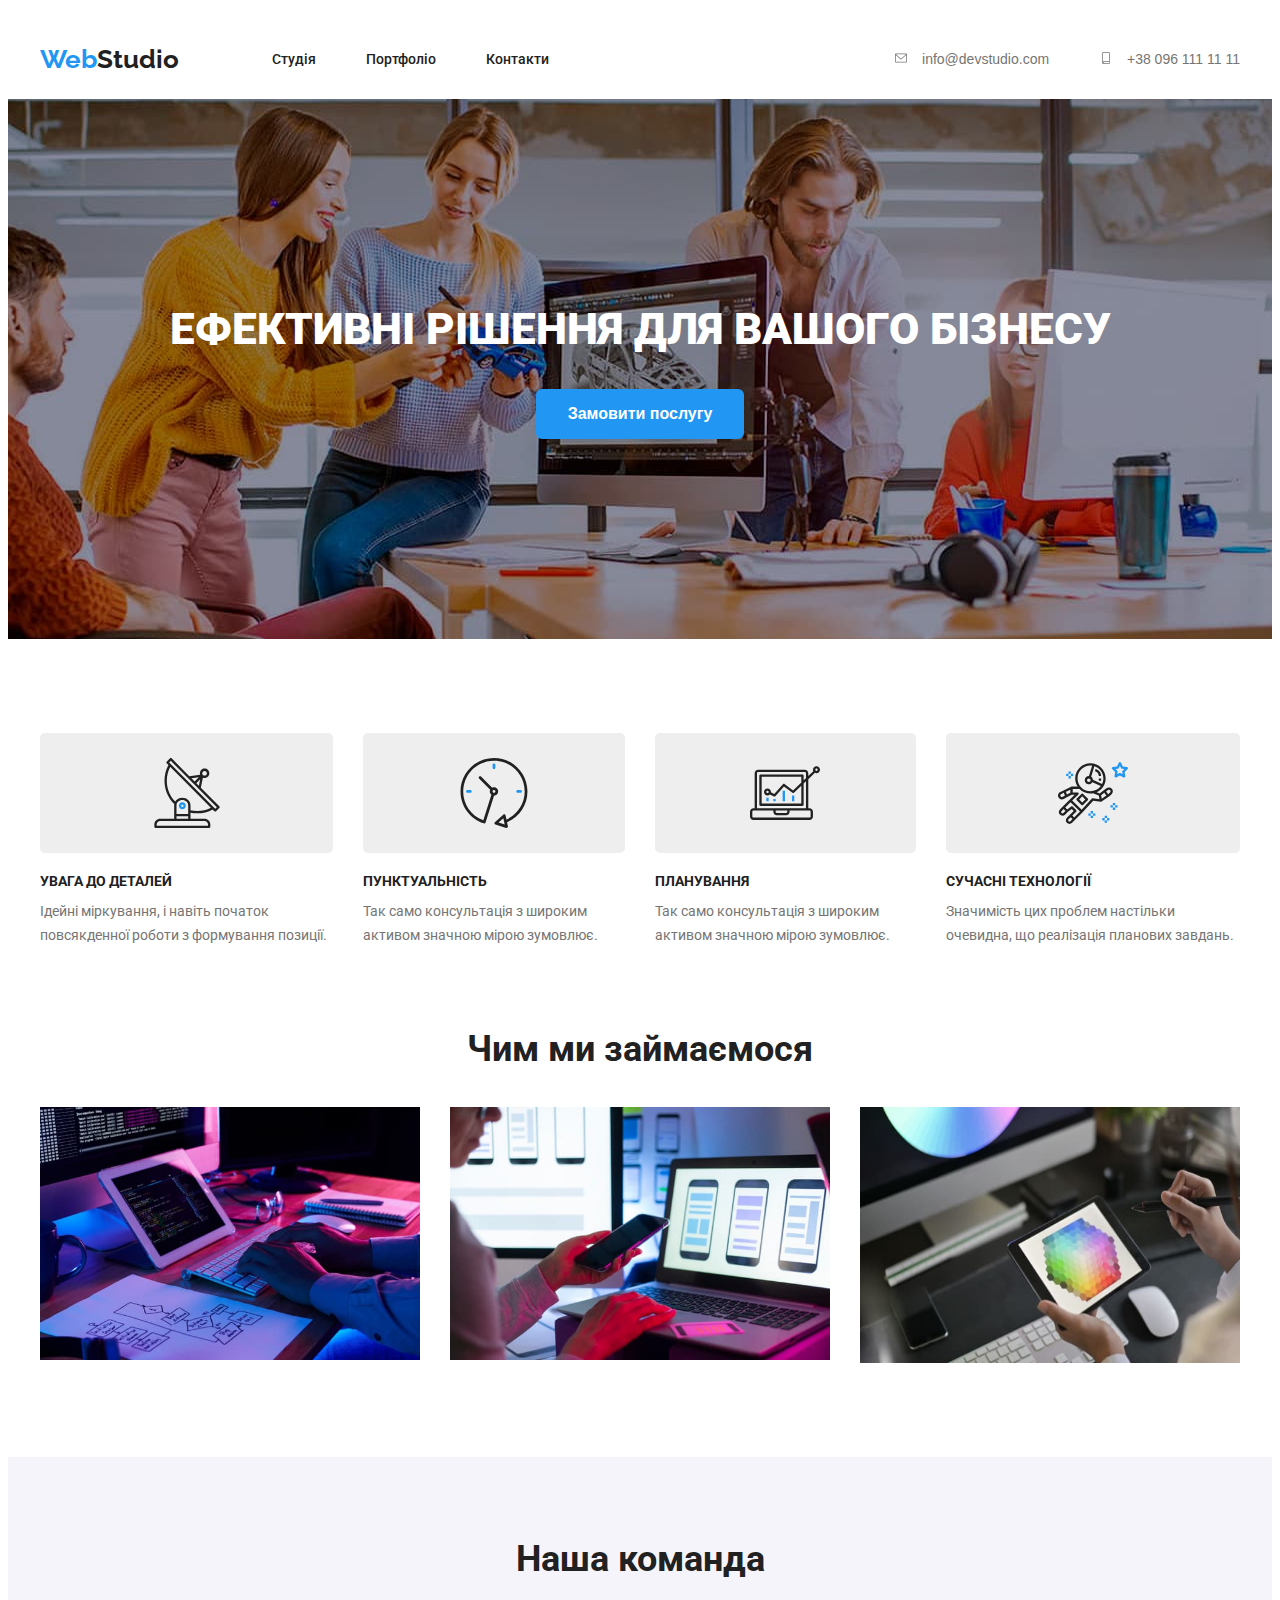
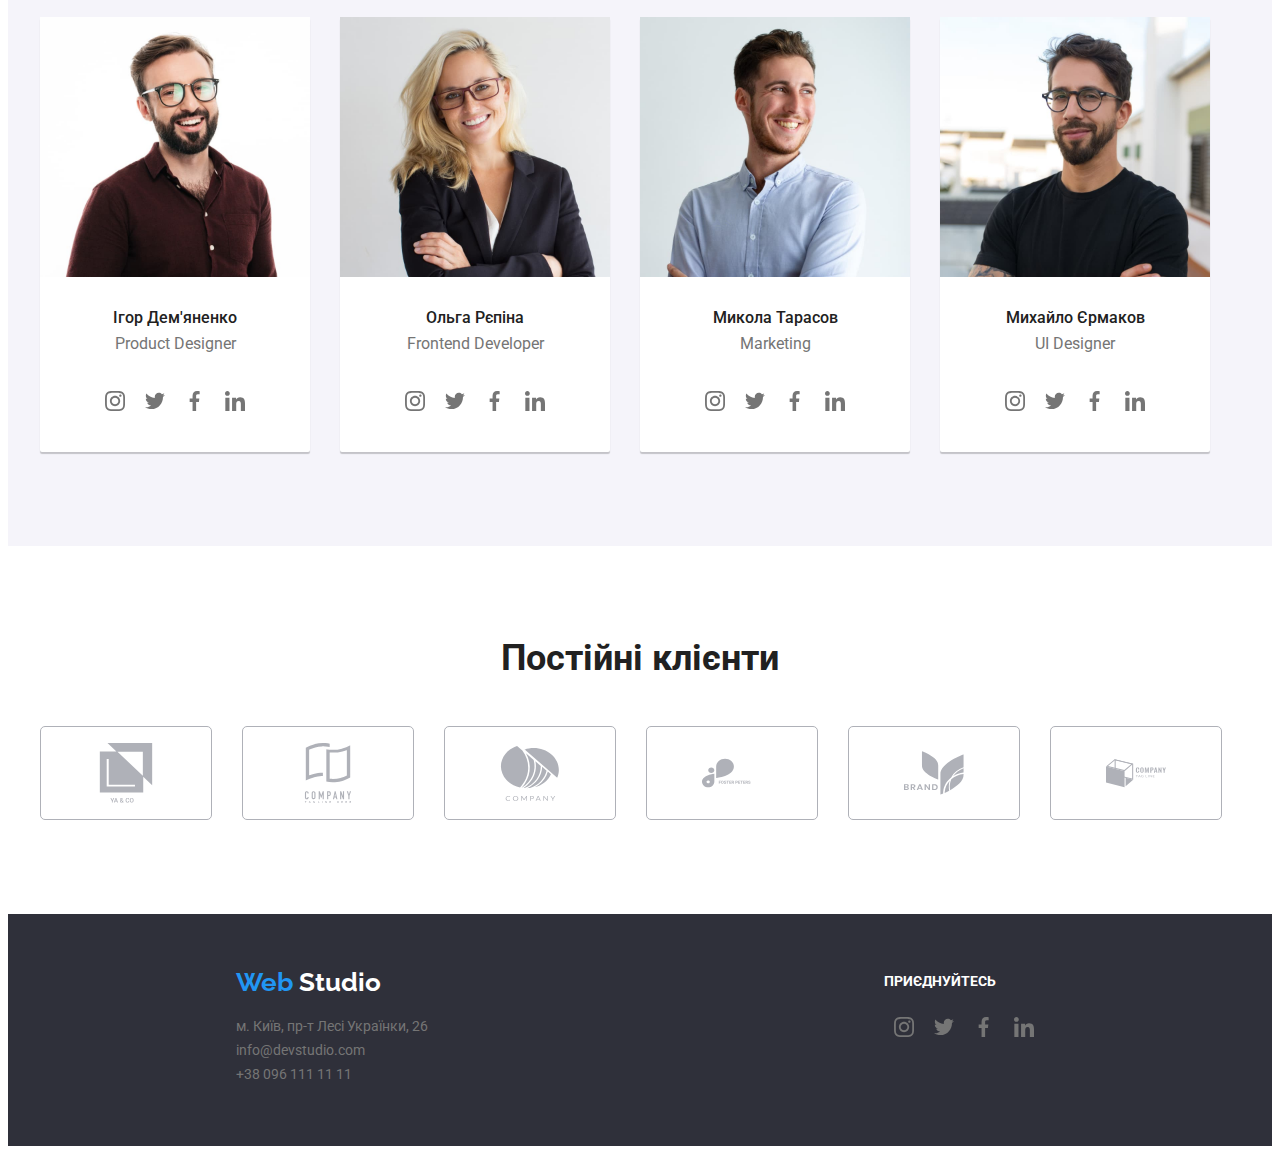
<file: index.html>
<!DOCTYPE html>
<html lang="en">
  <head>
    <meta charset="UTF-8" />
    <meta name="viewport" content="width=device-width, initial-scale=1.0" />
    <link
      href="https://fonts.googleapis.com/css2?family=Raleway:wght@700&family=Roboto:wght@400;500;700&display=swap"
      rel="stylesheet"
    />
    <link rel="stylesheet" href="./css/styles.css" />
    <title>Document</title>
  </head>
  <body>
    <header class="section-header">
      <div class="container-header">
        <nav class="container-menu">
          <a href="./index.html" class="logo">Web<span>Studio</span></a>
          <ul class="site-nav">
            <li class="site-nav__item">
              <a class="site-nav__link" href="./index.html">Студія</a>
            </li>
            <li class="site-nav__item">
              <a class="site-nav__link" href="./portfolio.html">Портфоліо</a>
            </li>
            <li class="site-nav__item">
              <a class="site-nav__link" href="#">Контакти</a>
            </li>
          </ul>
        </nav>
        <ul class="button-list">
          <li class="button-item">
            <button type="button" class="button-header">
              <svg class="button-icon">
                <use href="./images/icons.svg#icon-mail"></use>
              </svg>
              info@devstudio.com
            </button>
          </li>
          <li class="button-item">
            <button type="button" class="button-header">
              <svg class="button-icon">
                <use href="./images/icons.svg#icon-smartphone"></use>
              </svg>
              +38 096 111 11 11
            </button>
          </li>
        </ul>
      </div>
    </header>
    <main>
      <section class="section-hero">
        <div class="hero-container">
          <h1 class="section-hero__title">
            Ефективні рішення для вашого бізнесу
          </h1>
          <button class="section-hero__btn" type="button">
            Замовити послугу
          </button>
        </div>
      </section>
      <section class="section-features">
        <div class="section-features__container">
          <ul class="section-features__list">
            <li class="section-features__item">
              <a href="#" class="section-features--link">
                <svg class="section-features--icon" width="70px">
                  <use href="./images/icons.svg#icon-antenna"></use>
                </svg>
              </a>
              <h3 class="section-features__name">УВАГА ДО ДЕТАЛЕЙ</h3>
              <p class="section-features__text">
                Ідейні міркування, і навіть початок повсякденної роботи з
                формування позиції.
              </p>
            </li>
            <li class="section-features__item">
              <a href="#" class="section-features--link">
                <svg class="section-features--icon" width="70px">
                  <use href="./images/icons.svg#icon-clock"></use>
                </svg>
              </a>
              <h3 class="section-features__name">ПУНКТУАЛЬНІСТЬ</h3>
              <p class="section-features__text">
                Так само консультація з широким активом значною мірою зумовлює.
              </p>
            </li>
            <li class="section-features__item">
              <a href="#" class="section-features--link">
                <svg class="section-features--icon" width="70px">
                  <use href="./images/icons.svg#icon-diagram"></use>
                </svg>
              </a>
              <h3 class="section-features__name">ПЛАНУВАННЯ</h3>
              <p class="section-features__text">
                Так само консультація з широким активом значною мірою зумовлює.
              </p>
            </li>
            <li class="section-features__item">
              <a href="#" class="section-features--link">
                <svg class="section-features--icon" width="70px">
                  <use href="./images/icons.svg#icon-astronaut"></use>
                </svg>
              </a>

              <h3 class="section-features__name">СУЧАСНІ ТЕХНОЛОГІЇ</h3>
              <p class="section-features__text">
                Значимість цих проблем настільки очевидна, що реалізація
                планових завдань.
              </p>
            </li>
          </ul>
        </div>
      </section>
      <section class="section-work">
        <div class="section-work__container">
          <h2 class="section-work__title">Чим ми займаємося</h2>
          <ul class="section-work__list">
            <li class="section-work__item">
              <img src="./images/фото1.jpg" alt="photo" width="100%" />
            </li>
            <li class="section-work__item">
              <img src="./images/фото2.jpg" alt="photo" width="100%" />
            </li>
            <li class="section-work__item">
              <img
                src="./images/фото3.jpg"
                alt="photo"
                width="100%"
                height="100%"
              />
            </li>
          </ul>
        </div>
      </section>
      <section class="section-team">
        <div class="team-container">
          <h2 class="section-team__title">Наша команда</h2>
          <ul class="section-team__list">
            <li class="section-team__item">
              <img src="./images/Ігор.jpg" alt="photo" width="270px" />
              <p class="section-team__name">Ігор Дем'яненко</p>
              <p class="section-team__profession">Product Designer</p>
              <ul class="networks-list">
                <li class="networks-item">
                  <a href="https://www.instagram.com/" class="networks-link">
                    <svg class="networks-icon">
                      <use href="./images/icons.svg#icon-instagram"></use>
                    </svg>
                  </a>
                </li>
                <li class="networks-item">
                  <a href="https://x.com/" class="networks-link">
                    <svg class="networks-icon">
                      <use href="./images/icons.svg#icon-twitter"></use>
                    </svg>
                  </a>
                </li>
                <li class="networks-item">
                  <a
                    href="https://www.facebook.com/login/?locale=uk_UA"
                    class="networks-link"
                  >
                    <svg class="networks-icon">
                      <use href="./images/icons.svg#icon-facebook"></use>
                    </svg>
                  </a>
                </li>
                <li class="networks-item">
                  <a href="https://ua.linkedin.com/" class="networks-link">
                    <svg class="networks-icon">
                      <use href="./images/icons.svg#icon-linkedin"></use>
                    </svg>
                  </a>
                </li>
              </ul>
            </li>
            <li class="section-team__item">
              <img src="./images/Ольга.jpg" alt="photo" width="270px" />
              <p class="section-team__name">Ольга Рєпіна</p>
              <p class="section-team__profession">Frontend Developer</p>
              <ul class="networks-list">
                <li class="networks-item">
                  <a href="https://www.instagram.com/" class="networks-link">
                    <svg class="networks-icon">
                      <use
                        href="./images/icons.svg#icon-instagram"
                        xlink:href="./images/icons.svg#icon-instagram"
                      ></use>
                    </svg>
                  </a>
                </li>
                <li class="networks-item">
                  <a href="https://x.com/" class="networks-link">
                    <svg class="networks-icon">
                      <use
                        href="./images/icons.svg#icon-twitter"
                        xlink:href="./images/icons.svg#icon-twitter"
                      ></use>
                    </svg>
                  </a>
                </li>
                <li class="networks-item">
                  <a
                    href="https://www.facebook.com/login/?locale=uk_UA"
                    class="networks-link"
                  >
                    <svg class="networks-icon">
                      <use
                        href="./images/icons.svg#icon-facebook"
                        xlink:href="./images/icons.svg#icon-facebook"
                      ></use>
                    </svg>
                  </a>
                </li>
                <li class="networks-item">
                  <a href="https://ua.linkedin.com/" class="networks-link">
                    <svg class="networks-icon">
                      <use
                        href="./images/icons.svg#icon-linkedin"
                        xlink:href="./images/icons.svg#icon-linkedin"
                      ></use>
                    </svg>
                  </a>
                </li>
              </ul>
            </li>
            <li class="section-team__item">
              <img src="./images/Микола.jpg" alt="photo" width="270px" />
              <p class="section-team__name">Микола Тарасов</p>
              <p class="section-team__profession">Marketing</p>
              <ul class="networks-list">
                <li class="networks-item">
                  <a href="https://www.instagram.com/" class="networks-link">
                    <svg class="networks-icon">
                      <use
                        href="./images/icons.svg#icon-instagram"
                        xlink:href="./images/icons.svg#icon-instagram"
                      ></use>
                    </svg>
                  </a>
                </li>
                <li class="networks-item">
                  <a href="https://x.com/" class="networks-link">
                    <svg class="networks-icon">
                      <use
                        href="./images/icons.svg#icon-twitter"
                        xlink:href="./images/icons.svg#icon-twitter"
                      ></use>
                    </svg>
                  </a>
                </li>
                <li class="networks-item">
                  <a
                    href="https://www.facebook.com/login/?locale=uk_UA"
                    class="networks-link"
                  >
                    <svg class="networks-icon">
                      <use
                        href="./images/icons.svg#icon-facebook"
                        xlink:href="./images/icons.svg#icon-facebook"
                      ></use>
                    </svg>
                  </a>
                </li>
                <li class="networks-item">
                  <a href="https://ua.linkedin.com/" class="networks-link">
                    <svg class="networks-icon">
                      <use
                        href="./images/icons.svg#icon-linkedin"
                        xlink:href="./images/icons.svg#icon-linkedin"
                      ></use>
                    </svg>
                  </a>
                </li>
              </ul>
            </li>
            <li class="section-team__item">
              <img src="./images/Михайло.jpg" alt="photo" width="270px" />
              <p class="section-team__name">Михайло Єрмаков</p>
              <p class="section-team__profession">UI Designer</p>
              <ul class="networks-list">
                <li class="networks-item">
                  <a href="https://www.instagram.com/" class="networks-link">
                    <svg class="networks-icon">
                      <use
                        href="./images/icons.svg#icon-instagram"
                        xlink:href="./images/icons.svg#icon-instagram"
                      ></use>
                    </svg>
                  </a>
                </li>
                <li class="networks-item">
                  <a href="https://x.com/" class="networks-link">
                    <svg class="networks-icon">
                      <use
                        href="./images/icons.svg#icon-twitter"
                        xlink:href="./images/icons.svg#icon-twitter"
                      ></use>
                    </svg>
                  </a>
                </li>
                <li class="networks-item">
                  <a
                    href="https://www.facebook.com/login/?locale=uk_UA"
                    class="networks-link"
                  >
                    <svg class="networks-icon">
                      <use
                        href="./images/icons.svg#icon-facebook"
                        xlink:href="./images/icons.svg#icon-facebook"
                      ></use>
                    </svg>
                  </a>
                </li>
                <li class="networks-item">
                  <a href="https://ua.linkedin.com/" class="networks-link">
                    <svg class="networks-icon">
                      <use
                        href="./images/icons.svg#icon-linkedin"
                        xlink:href="./images/icons.svg#icon-linkedin"
                      ></use>
                    </svg>
                  </a>
                </li>
              </ul>
            </li>
          </ul>
        </div>
      </section>
      <section class="section-client">
        <div class="client-container">
          <h2 class="section-client--title">Постійні клієнти</h2>
          <ul class="section-client--list">
            <li class="section-client--item">
              <svg class="section-client--icon">
                <use href="./images/icons.svg#icon-group-1"></use>
              </svg>
            </li>
            <li class="section-client--item">
              <svg class="section-client--icon">
                <use href="./images/icons.svg#icon-group-2"></use>
              </svg>
            </li>
            <li class="section-client--item">
              <svg class="section-client--icon">
                <use href="./images/icons.svg#icon-group-3"></use>
              </svg>
            </li>
            <li class="section-client--item">
              <svg class="section-client--icon">
                <use href="./images/icons.svg#icon-group-4"></use>
              </svg>
            </li>
            <li class="section-client--item">
              <svg class="section-client--icon">
                <use href="./images/icons.svg#icon-group-5"></use>
              </svg>
            </li>
            <li class="section-client--item">
              <svg class="section-client--icon">
                <use href="./images/icons.svg#icon-group-6"></use>
              </svg>
            </li>
          </ul>
        </div>
      </section>
    </main>
    <footer class="section-footer">
      <div class="footer-div">
        <div class="footer-container">
          <a class="section-footer__logo" href="./index.html">
            Web <span>Studio </span></a
          >
          <address>
            <ul class="section-footer__list">
              <li class="section-footer__item">
                <a class="section-footer__link" href="#"
                  >м. Київ, пр-т Лесі Українки, 26</a
                >
              </li>
              <li class="section-footer__item">
                <a class="section-footer__link" href="#">info@devstudio.com</a>
              </li>
              <li class="section-footer__item">
                <a class="section-footer__link" href="#">+38 096 111 11 11</a>
              </li>
            </ul>
          </address>
        </div>
        <div class="join">
          <h3 class="join-title">Приєднуйтесь</h3>
          <ul class="networks-list">
            <li class="networks-item">
              <a href="https://www.instagram.com/" class="networks-link">
                <svg class="networks-icon">
                  <use href="./images/icons.svg#icon-instagram"></use>
                </svg>
              </a>
            </li>
            <li class="networks-item">
              <a href="https://x.com/" class="networks-link">
                <svg class="networks-icon">
                  <use href="./images/icons.svg#icon-twitter"></use>
                </svg>
              </a>
            </li>
            <li class="networks-item">
              <a
                href="https://www.facebook.com/login/?locale=uk_UA"
                class="networks-link"
              >
                <svg class="networks-icon">
                  <use href="./images/icons.svg#icon-facebook"></use>
                </svg>
              </a>
            </li>
            <li class="networks-item">
              <a href="https://ua.linkedin.com/" class="networks-link">
                <svg class="networks-icon">
                  <use href="./images/icons.svg#icon-linkedin"></use>
                </svg>
              </a>
            </li>
          </ul>
        </div>
      </div>
    </footer>
  </body>
</html>
</file>
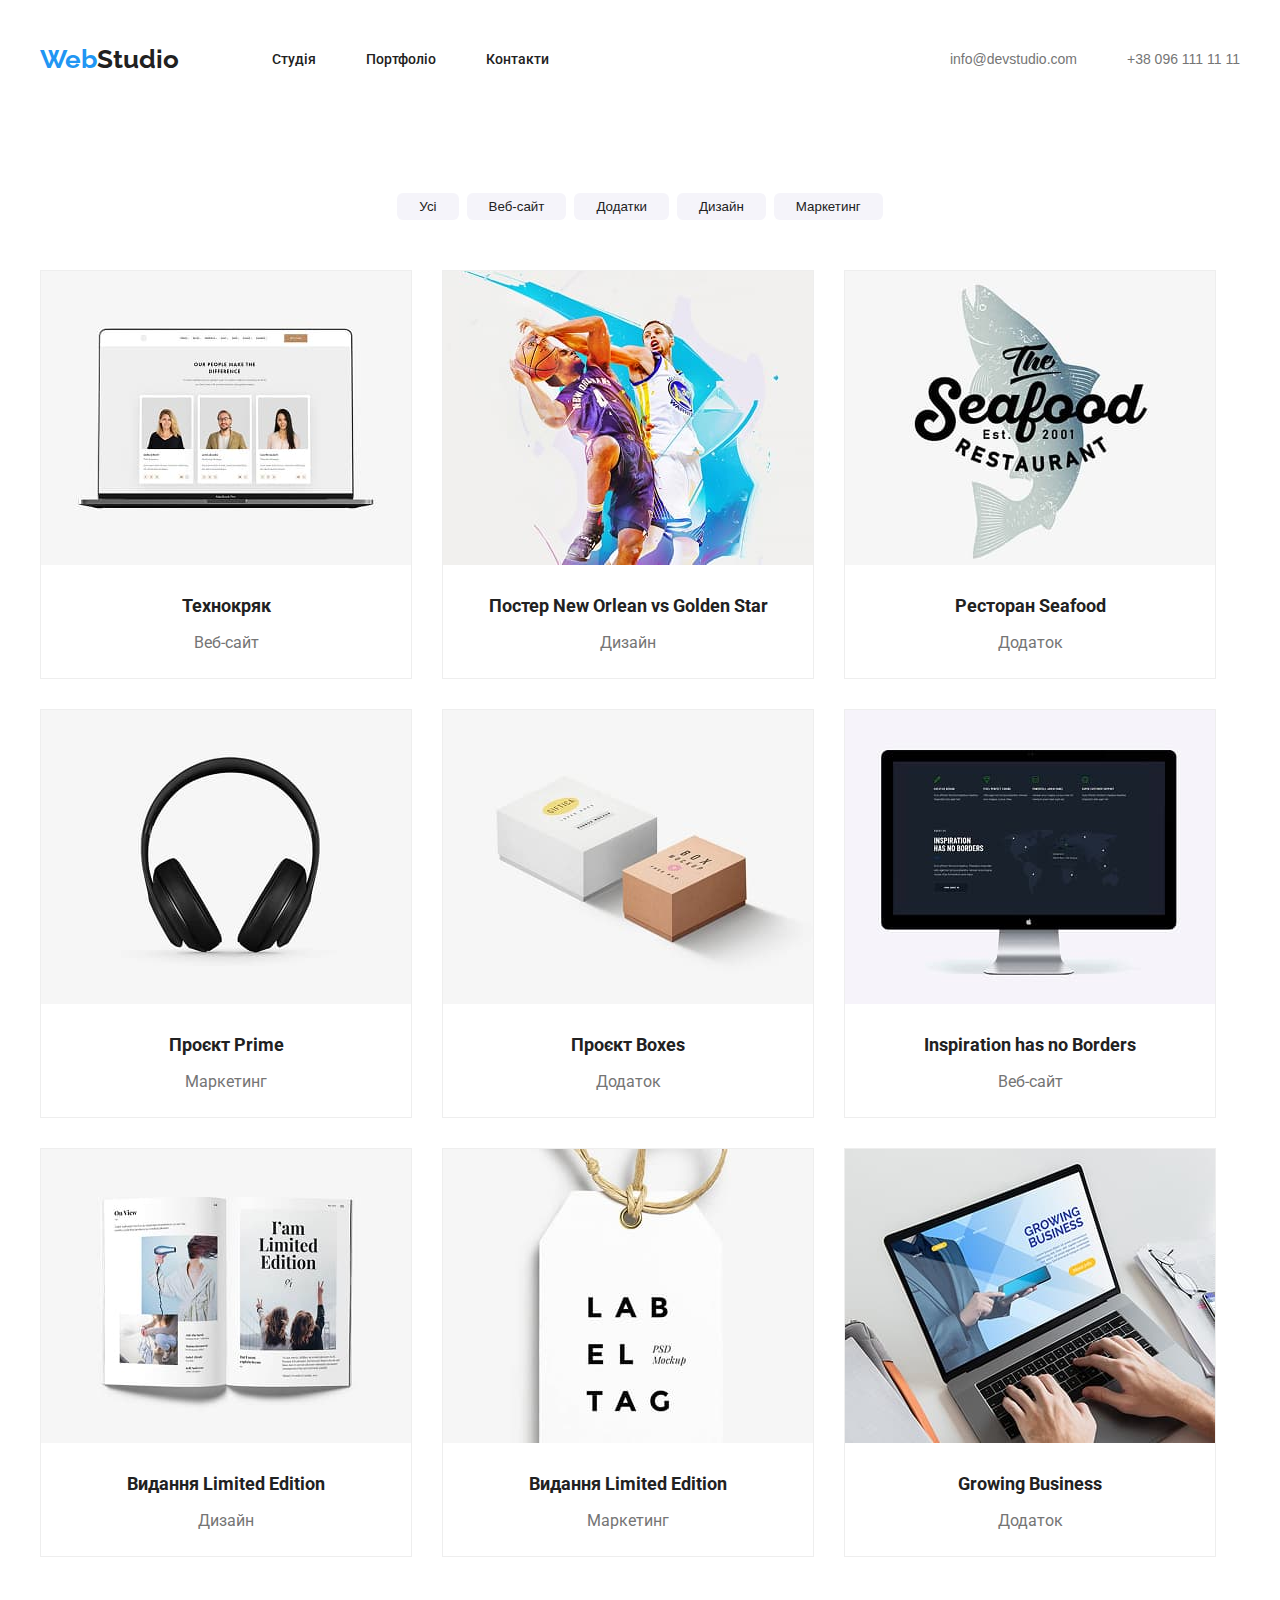
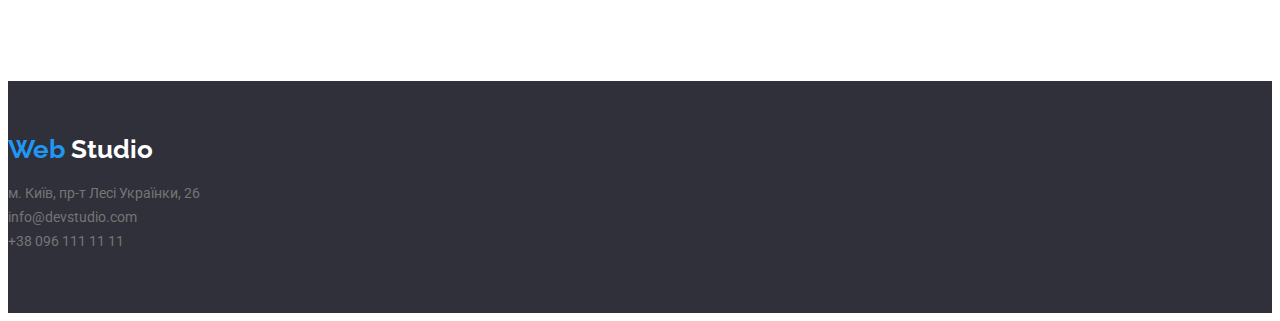
<file: portfolio.html>
<!DOCTYPE html>
<html lang="en">
  <head>
    <meta charset="UTF-8" />
    <meta name="viewport" content="width=device-width, initial-scale=1.0" />
    <link
      href="https://fonts.googleapis.com/css2?family=Raleway:wght@700&family=Roboto:wght@400;500;700&display=swap"
      rel="stylesheet"
    />
    <link rel="stylesheet" href="./css/styles.css" />
    <title>Document</title>
  </head>
  <body>
    <header class="section-header">
      <div class="container-header">
        <nav class="container-menu">
          <a href="./index.html" class="logo">Web<span>Studio</span></a>
          <ul class="site-nav">
            <li class="site-nav__item">
              <a class="site-nav__link" href="./index.html">Студія</a>
            </li>
            <li class="site-nav__item">
              <a class="site-nav__link" href="./portfolio.html">Портфоліо</a>
            </li>
            <li class="site-nav__item">
              <a class="site-nav__link" href="#">Контакти</a>
            </li>
          </ul>
        </nav>
        <ul class="button-list">
          <li class="button-item">
            <button type="button" class="button-header">
              info@devstudio.com
            </button>
          </li>
          <li class="button-item">
            <button type="button" class="button-header">
              +38 096 111 11 11
            </button>
          </li>
        </ul>
      </div>
    </header>
    <main>
      <section class="section-button">
        <div class="button-container">
          <ul class="section-button__list">
            <li class="section-button__item">
              <button class="section-button__btn" type="button">Усі</button>
            </li>
            <li class="section-button__item">
              <button class="section-button__btn" type="button">
                Веб-сайт
              </button>
            </li>
            <li class="section-button__item">
              <button class="section-button__btn" type="button">Додатки</button>
            </li>
            <li class="section-button__item">
              <button class="section-button__btn" type="button">Дизайн</button>
            </li>
            <li class="section-button__item">
              <button class="section-button__btn" type="button">
                Маркетинг
              </button>
            </li>
          </ul>
          <ul class="section-card__list">
            <li class="section-card__item">
              <img src="./images/card1.jpg" alt="picture" width="100%" />
              <p class="section-card__name">Технокряк</p>
              <p class="section-card__btn">Веб-сайт</p>
            </li>
            <li class="section-card__item">
              <img src="./images/card2.jpg" alt="picture" width="100%" />
              <p class="section-card__name">Постер New Orlean vs Golden Star</p>
              <p class="section-card__btn">Дизайн</p>
            </li>
            <li class="section-card__item">
              <img src="./images/card3.jpg" alt="picture" width="100%" />
              <p class="section-card__name">Ресторан Seafood</p>
              <p class="section-card__btn">Додаток</p>
            </li>
            <li class="section-card__item">
              <img src="./images/card4.jpg" alt="picture" width="100%" />
              <p class="section-card__name">Проєкт Prime</p>
              <p class="section-card__btn">Маркетинг</p>
            </li>
            <li class="section-card__item">
              <img src="./images/card5.jpg" alt="picture" width="100%" />
              <p class="section-card__name">Проєкт Boxes</p>
              <p class="section-card__btn">Додаток</p>
            </li>
            <li class="section-card__item">
              <img src="./images/card6.jpg" alt="picture" width="100%" />
              <p class="section-card__name">Inspiration has no Borders</p>
              <p class="section-card__btn">Веб-сайт</p>
            </li>
            <li class="section-card__item">
              <img src="./images/card7.jpg" alt="picture" width="100%" />
              <p class="section-card__name">Видання Limited Edition</p>
              <p class="section-card__btn">Дизайн</p>
            </li>
            <li class="section-card__item">
              <img src="./images/card8.jpg" alt="picture" width="100%" />
              <p class="section-card__name">Видання Limited Edition</p>
              <p class="section-card__btn">Маркетинг</p>
            </li>
            <li class="section-card__item">
              <img src="./images/card9.jpg" alt="picture" width="100%" />
              <p class="section-card__name">Growing Business</p>
              <p class="section-card__btn">Додаток</p>
            </li>
          </ul>
        </div>
      </section>
    </main>
    <footer class="section-footer">
      <div class="footer-container">
        <a class="section-footer__logo" href="./index.html">
          Web <span>Studio </span></a
        >
        <address>
          <ul class="section-footer__list">
            <li class="section-footer__item">
              <a class="section-footer__link" href="#"
                >м. Київ, пр-т Лесі Українки, 26</a
              >
            </li>
            <li class="section-footer__item">
              <a class="section-footer__link" href="#">info@devstudio.com</a>
            </li>
            <li class="section-footer__item">
              <a class="section-footer__link" href="#">+38 096 111 11 11</a>
            </li>
          </ul>
        </address>
      </div>
    </footer>
  </body>
</html>
</file>
<file: css/styles.css>
body{
    font-family:Roboto;
    line-height: 100%;
    letter-spacing: 3%;
}
ul{
    list-style: none;
    margin-top: 0;
    margin-bottom: 0;
    padding: 0;
}
a{
    text-decoration: none;
}
h1, h2, h3, p{
    margin-top: 0;
    margin-bottom: 0;
}


/*------header------*/
.section-header{
    padding-top: 43px;
    padding-bottom: 32px;
}
.container-header{
    width: 1200px;
    margin-left: auto;
    margin-right: auto;
    display: flex;
    justify-content: space-between;
}
.container-menu{
   display: flex;
}
.logo{
    color:#2196F3;
    font-family: Raleway;
    font-weight: 700;
    font-size: 26px;
    margin-right: 93px;
}

.logo span{
    color:#212121;
}

.site-nav{
    display: flex;
}
.site-nav__link{
    color: #212121;
    font-weight: 500;
    font-size: 14px;
    letter-spacing: 2%;
    
    padding: 0;
   
}

.site-nav__item:not(:last-child), .button-item:not(:last-child) {
    margin-right: 50px;
}
.site-nav__link:hover, .site-nav__link:focus{
    color: #2196F3;
}

.button-list{
    display: flex;
}
.button-header{
    color: #757575;
    background-color:#ffffff;
    font-weight: 500;
    font-size: 14px;
    letter-spacing: 2%;
    border: 0;
    padding: 0;
    /* display: flex;
    align-items: center; */
    
}

.button-header:hover, .button-header:focus{
    color: #2196F3;
  
}
.button-icon {
    height: 12px;
    width: 14px;
    margin-right: 10px;
    /* fill: #757575; */
}

/*------main-------*/

/*------hero-------*/
.section-hero{
    max-width: 1600px;
    background-image: url(/images/overlay.jpg);
    background-position: center;
    
}
.hero-container{
   
    margin-left: auto;
    margin-right: auto;
    text-align: center;
    padding-top: 200px;
    padding-bottom: 200px;
   
}
.section-hero__title{
    color: #FFFFFF;
    font-weight: 900;
    font-size: 44px;
    line-height: 60px;
    letter-spacing: 6%;
    text-align: center;
    text-transform: uppercase;
    margin-bottom: 30px;
}
.section-hero__btn{
    color: #ffffff;
    background-color: #2196F3;
    border: 0;
    font-weight: 700;
    font-size: 16px;
    line-height: 30px;
    letter-spacing: 6%;
    text-align: center;
    vertical-align: middle;

    padding: 10px 32px;
    border-radius: 6px;
    cursor: pointer;
    
}

/*-----features------*/

.section-features__container{
    width: 1200px;
    margin-left: auto;
    margin-right: auto;
    padding-top: 94px;
}
.section-features__list{
    display: flex;
}
.section-features__name{
    color: #212121;
    font-weight: 700;
    font-size: 14px;
    text-transform: uppercase;
    margin-bottom: 10px;
}

.section-features__item:not(:last-child){
    margin-right: 30px;
}
.section-features--link{
    display: block;
    background-color:#EEEEEE;
    border-radius: 5px;
    height: 120px;

    display: flex;
    justify-content: center;
    margin-bottom: 20px;
}
.section-features--icon{

}
.section-features__text{
    color: #757575;
    font-weight: 400;
    font-size: 14px;
    line-height: 24px;
}
/*--------work--------*/

.section-work__container{
    width: 1200px;
    margin-left: auto;
    margin-right: auto;
   padding-top: 94px;
   padding-bottom: 94px;
}
.section-work__title{
    color: #212121;
    font-weight: 700;
    font-size: 36px;
    text-align: center;
    margin-bottom: 50px;
}

.section-work__list{
    display: flex;
    justify-content: center;
}
.section-work__item:not(:last-child){
    margin-right: 30px;
}
/*--------team--------*/
.section-team{
    background-color:#F5F4FA;
}
.team-container{
    width: 1200px;
    margin-left: auto;
    margin-right: auto;
    padding-top: 94px;
    padding-bottom: 94px;
}
.section-team__title{
    color: #212121;
    font-family: Roboto;
    font-weight: 700;
    font-size: 36px;  
    text-align: center;
    margin-bottom: 50px;
}

.section-team__list{
    display: flex;
}
.section-team__item{
    background-color: #FFFFFF;
    box-shadow: 0px 2px 1px 0px #00000033;
    border-radius: 2px;
}
.section-team__item:not(:last-child){
    margin-right: 30px;
}
.section-team__name{
    color: #212121;
    font-weight: 500;
    font-size: 16px;
    text-align: center;
    padding-top: 30px;
    margin-bottom: 10px;
  
}
.section-team__profession{
    color: #757575;
    font-weight: 400;
    font-size: 16px;
    text-align: center;
    padding-bottom: 30px;
}
/*------footer-----*/
.section-footer{
    background-color: #2F303A;
    margin-left: auto;
    margin-right: auto;
 
}
.footer-div{
    display: flex;
    justify-content: space-around;
}
.footer-container{
    max-width:  1200px;
    padding-top: 60px;
    padding-bottom: 60px;
  
}
.join{
    margin-top: 60px;
}
.join-title{
    font-family: Roboto;
    font-weight: 700;
    font-size: 14px;
    line-height: 100%;
    letter-spacing: 3%;
    text-transform: uppercase;
    margin-bottom: 20px;
    color: #FFFFFF;

}
.section-footer__logo{
    color: #2196F3;
    font-family: Raleway;
    font-weight: 700;
    font-size: 26px;
}
.section-footer__logo span{
    color: #FFFFFF;
}
.section-footer__list{
    margin-top: 20px;
}
.section-footer__link{
    color: #757575;
    font-weight: 400;
    font-size: 14px;
    line-height: 24px;
    font-style: normal;
}
.section-footer__link:not(:last-child){
    margin-bottom: 8px;
}
.section-footer__link:hover{
    color: #FFFFFF;

}

.networks-list{
    display: flex;
    padding-bottom: 30px;
    justify-content: center;
}
.networks-item{
    width: 40px;
    height: 40px;
    border-radius: 50%;
    display: flex;
    align-items: center;
    justify-content: flex-end;
    
}

.networks-link{ 
    margin-right: 10px;
    align-items: center;
    color: #757575;
    
}

.networks-icon {
    width: 20px;
    height: 20px;
    
}
.networks-item:hover, .networks-link:hover{
    background-color: #2196F3;
    color: #FFFFFF;
}

/*--------portfolio-----------*/
.button-container{
    width: 1200px;
    margin-left: auto;
    margin-right: auto;
    padding-top: 94px;
    padding-bottom: 94px;
}
.section-button__list{
    display: flex;
    justify-content: center;
    margin-bottom: 50px;
}
.section-button__item:not(:last-child){
    margin-right: 8px;
}
.section-button__btn{
    border: none;
    border-radius: 6px;
    background-color: #F5F4FA;
    color: #212121;
    padding: 6px 22px;
    cursor: pointer;

}
.section-button__btn:hover,
.section-button__btn:focus{
    background-color: #2196F3;
    color: #FFFFFF;
    
}

/*---------card-------*/
.section-card__list{
    display: flex;
    flex-wrap: wrap;
}
.section-card__item{
    margin-right: 30px;
    margin-bottom: 30px;
    border: 1px solid #EEEEEE;
    text-align: center;
}
.section-card__item:nth-child(3n){
    margin-right: 0;
}
.section-card__name{
    font-family: Roboto;
    color: #212121;
    font-weight: 700;
    font-size: 18px;
    line-height: 36px;
    letter-spacing: 6%;
    padding-top: 20px;
    margin-bottom: 4px;
}
.section-card__btn{
    color: #757575;
    font-weight: 400;
    font-size: 16px;
    line-height: 30px;
    padding-bottom: 20px;
    cursor: pointer;
}

/*-------section-client--item----*/
.client-container{
    width: 1200px;
    margin-left: auto;
    margin-right: auto;
    margin-top: 94px;
    margin-bottom: 94px;
}
.section-client--title{
    font-family: Roboto;
    font-weight: 700;
    font-size: 36px;
    line-height: 100%;
    letter-spacing: 3%;
    text-align: center;
    color:#212121;
    margin-bottom: 50px;
}
.section-client--list{
    display: flex;
}
.section-client--item{
    width: 170px;
    height: 92px;
    border: 1px solid #AFB1B8;
    border-radius: 5px;
    display: flex;
    align-items: center;
    justify-content: center;
    color: #AFB1B8;
}
.section-client--item:not(:last-child){
    margin-right: 30px;
}
.section-client--item:hover{
    border: 1px solid #2196F3;
    color: #2196F3;
}
.section-client--icon{
    width: 106px;
    height: 60px;

}
</file>
